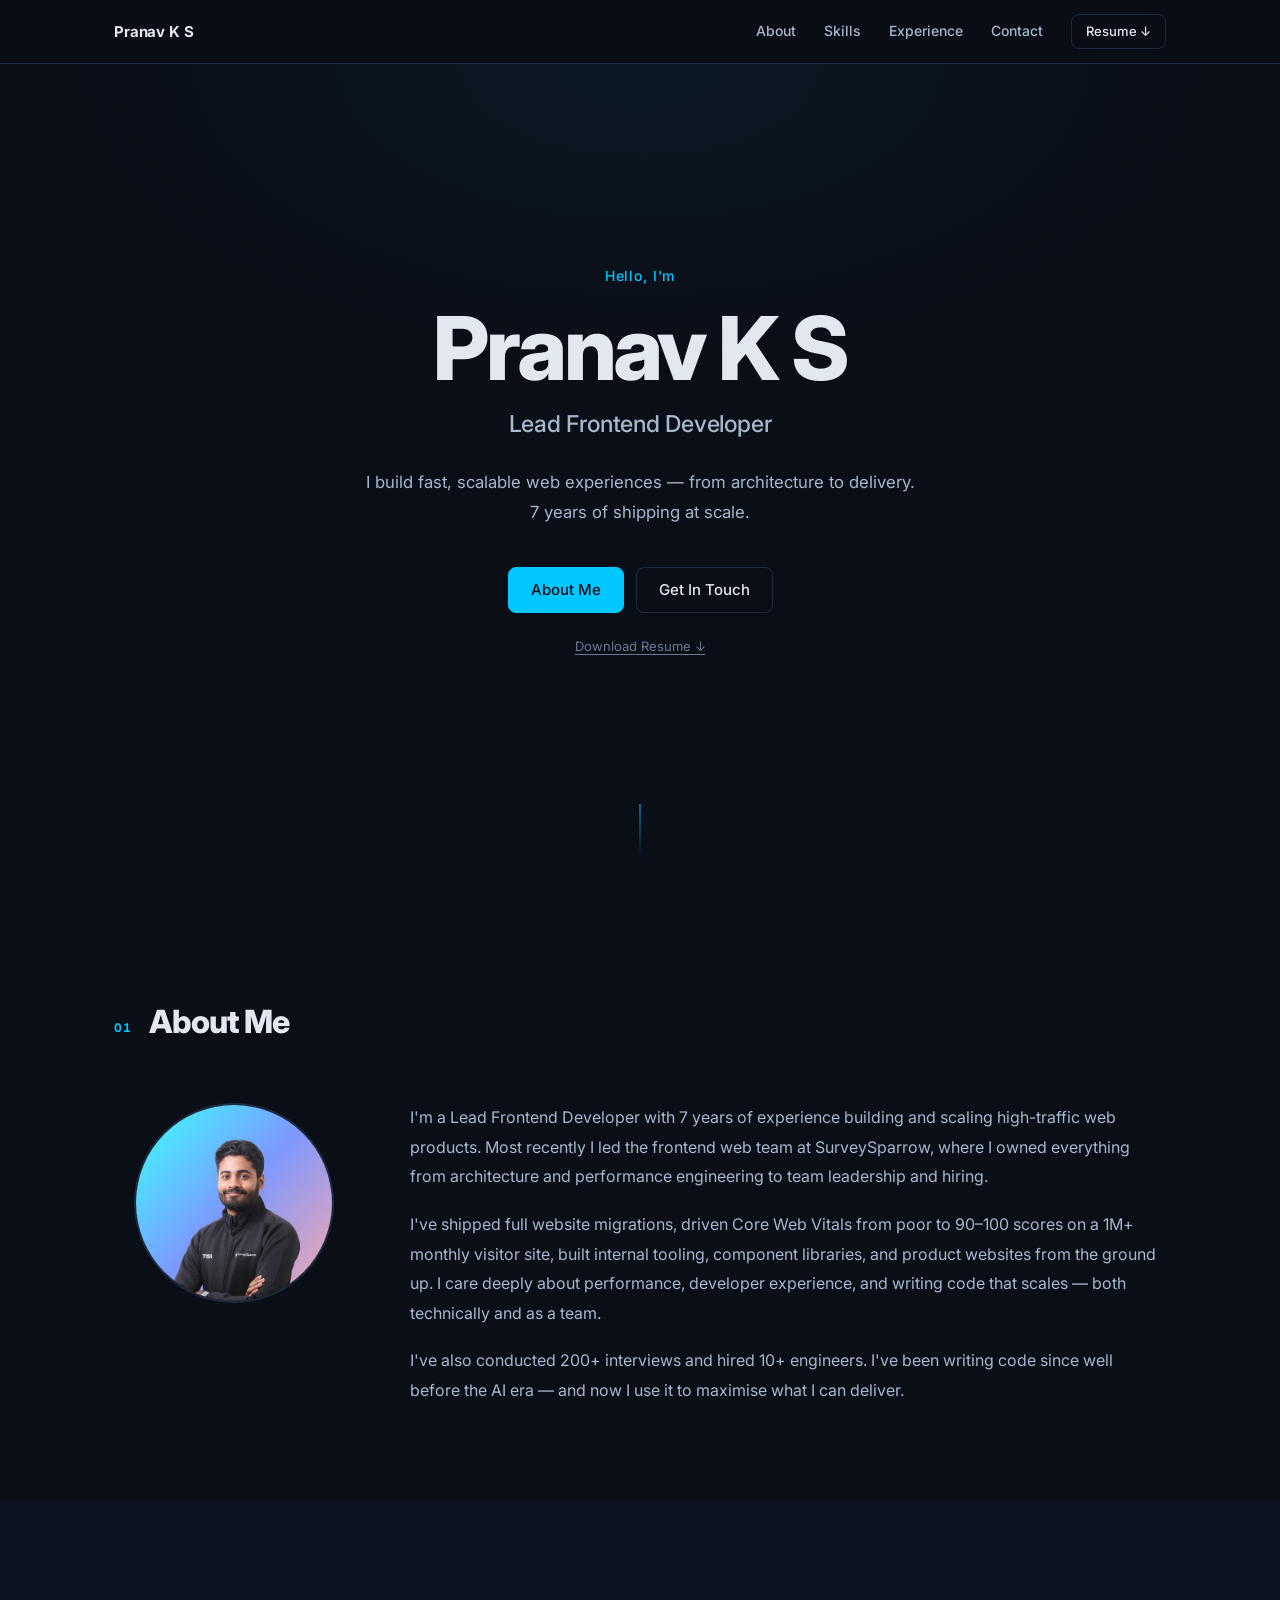
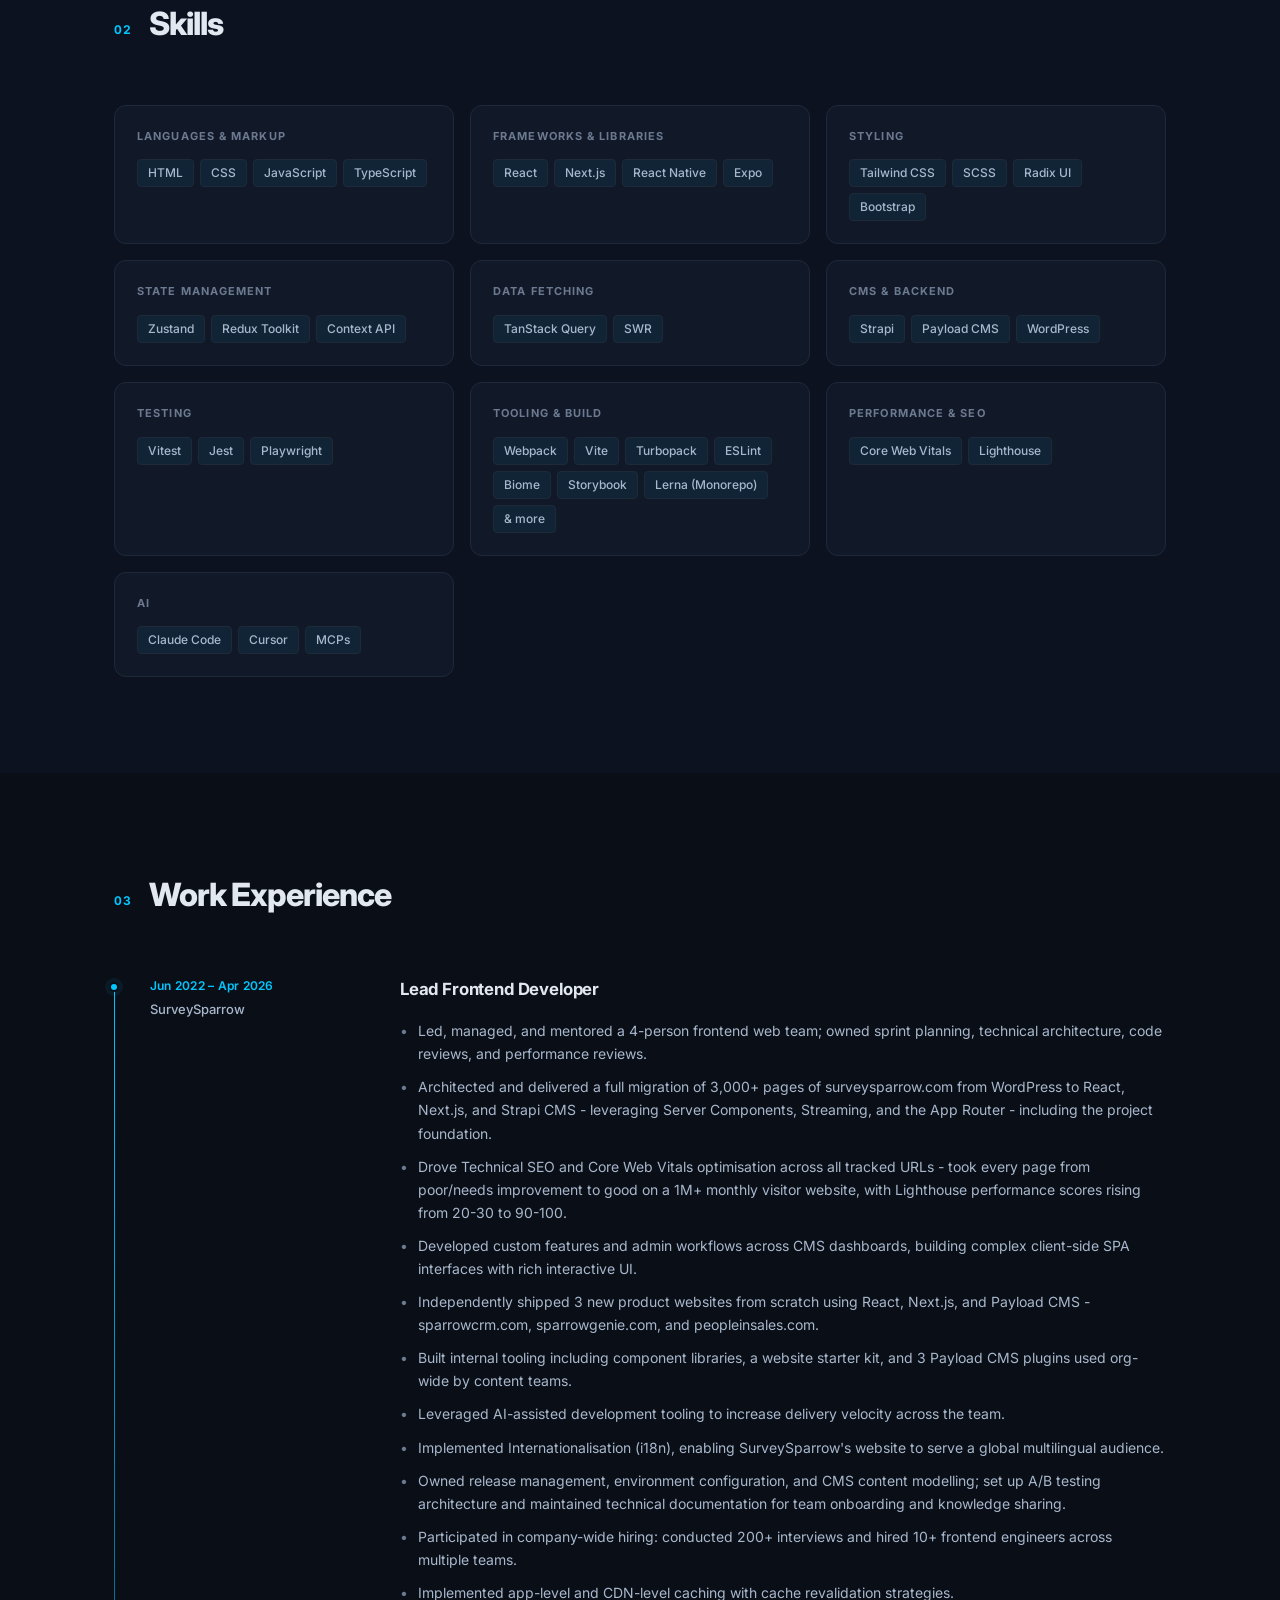
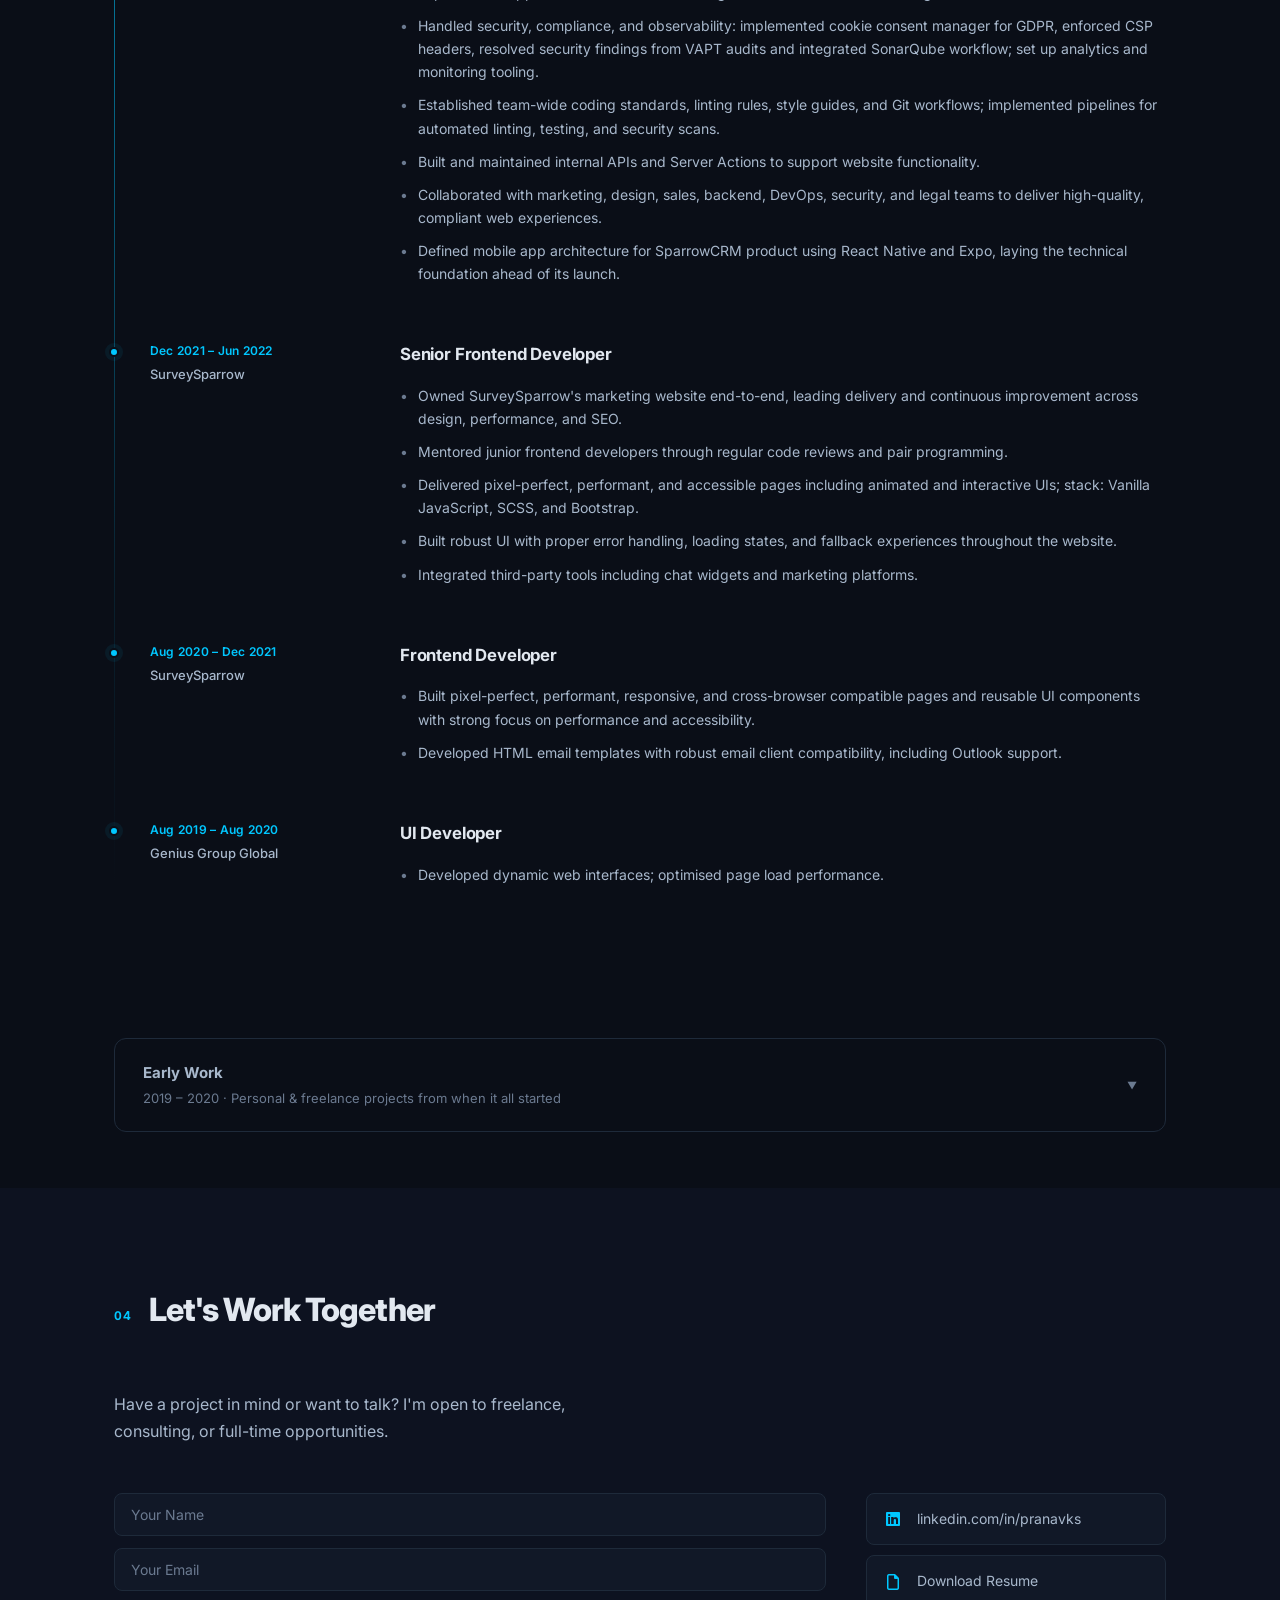
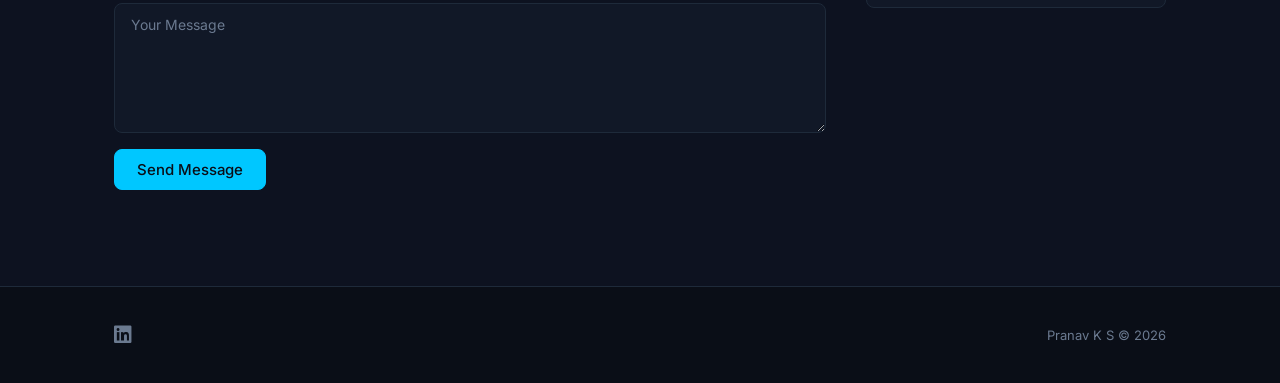
<file: index.html>
<!DOCTYPE html>
<html lang="en">
  <head>
    <meta charset="UTF-8" />
    <meta name="viewport" content="width=device-width, initial-scale=1.0" />
    <meta name="description" content="Pranav K S - Lead Frontend Developer with 7 years of experience building and scaling high-traffic web products." />
    <title>Pranav K S - Lead Frontend Developer</title>
    <link rel="preconnect" href="https://fonts.googleapis.com" />
    <link rel="preconnect" href="https://fonts.gstatic.com" crossorigin />
    <link href="https://fonts.googleapis.com/css2?family=Inter:wght@400;500;600;700;800&display=swap" rel="stylesheet" />
    <link rel="stylesheet" href="https://cdnjs.cloudflare.com/ajax/libs/font-awesome/6.4.0/css/all.min.css" />
    <link rel="stylesheet" href="style.css" />
  </head>
  <body>

    <!-- Navigation -->
    <nav class="nav" id="nav">
      <div class="nav-inner">
        <a class="nav-logo" href="#hero">Pranav K S</a>
        <input type="checkbox" id="nav-toggle" class="nav-toggle" />
        <label for="nav-toggle" class="nav-hamburger" aria-label="Toggle menu">
          <span></span><span></span><span></span>
        </label>
        <div class="nav-links">
          <a href="#about">About</a>
          <a href="#skills">Skills</a>
          <a href="#experience">Experience</a>
          <a href="#contact">Contact</a>
          <a href="Pranav KS - Resume.pdf" class="nav-resume" download>Resume ↓</a>
        </div>
      </div>
    </nav>

    <!-- Hero -->
    <section class="hero" id="hero">
      <div class="hero-content">
        <p class="hero-eyebrow">Hello, I'm</p>
        <h1 class="hero-name">Pranav K S</h1>
        <h2 class="hero-title">Lead Frontend Developer</h2>
        <p class="hero-tagline">
          I build fast, scalable web experiences — from architecture to delivery.<br />
          7 years of shipping at scale.
        </p>
        <div class="hero-actions">
          <a href="#about" class="btn btn-primary">About Me</a>
          <a href="#contact" class="btn btn-outline">Get In Touch</a>
        </div>
        <a href="Pranav KS - Resume.pdf" class="hero-resume-link" download>Download Resume ↓</a>
      </div>
      <div class="hero-scroll-indicator" aria-hidden="true">
        <span class="scroll-line"></span>
      </div>
    </section>

    <!-- About -->
    <section class="about section" id="about">
      <div class="container">
        <div class="section-header">
          <span class="section-label">01</span>
          <h2 class="section-title">About Me</h2>
        </div>
        <div class="about-grid">
          <div class="about-photo-wrap">
            <img src="images/pranav.png" alt="Pranav K S" class="about-photo" />
          </div>
          <div class="about-text">
            <p>I'm a Lead Frontend Developer with 7 years of experience building and scaling high-traffic web products. Most recently I led the frontend web team at SurveySparrow, where I owned everything from architecture and performance engineering to team leadership and hiring.</p>
            <p>I've shipped full website migrations, driven Core Web Vitals from poor to 90–100 scores on a 1M+ monthly visitor site, built internal tooling, component libraries, and product websites from the ground up. I care deeply about performance, developer experience, and writing code that scales — both technically and as a team.</p>
            <p>I've also conducted 200+ interviews and hired 10+ engineers. I've been writing code since well before the AI era — and now I use it to maximise what I can deliver.</p>
          </div>
        </div>
      </div>
    </section>

    <!-- Skills -->
    <section class="skills-section section alt-bg" id="skills">
      <div class="container">
        <div class="section-header">
          <span class="section-label">02</span>
          <h2 class="section-title">Skills</h2>
        </div>
        <div class="skills-grid">
          <div class="skill-group">
            <h3 class="skill-group-title">Languages &amp; Markup</h3>
            <div class="skill-tags">
              <span class="tag">HTML</span>
              <span class="tag">CSS</span>
              <span class="tag">JavaScript</span>
              <span class="tag">TypeScript</span>
            </div>
          </div>
          <div class="skill-group">
            <h3 class="skill-group-title">Frameworks &amp; Libraries</h3>
            <div class="skill-tags">
              <span class="tag">React</span>
              <span class="tag">Next.js</span>
              <span class="tag">React Native</span>
              <span class="tag">Expo</span>
            </div>
          </div>
          <div class="skill-group">
            <h3 class="skill-group-title">Styling</h3>
            <div class="skill-tags">
              <span class="tag">Tailwind CSS</span>
              <span class="tag">SCSS</span>
              <span class="tag">Radix UI</span>
              <span class="tag">Bootstrap</span>
            </div>
          </div>
          <div class="skill-group">
            <h3 class="skill-group-title">State Management</h3>
            <div class="skill-tags">
              <span class="tag">Zustand</span>
              <span class="tag">Redux Toolkit</span>
              <span class="tag">Context API</span>
            </div>
          </div>
          <div class="skill-group">
            <h3 class="skill-group-title">Data Fetching</h3>
            <div class="skill-tags">
              <span class="tag">TanStack Query</span>
              <span class="tag">SWR</span>
            </div>
          </div>
          <div class="skill-group">
            <h3 class="skill-group-title">CMS &amp; Backend</h3>
            <div class="skill-tags">
              <span class="tag">Strapi</span>
              <span class="tag">Payload CMS</span>
              <span class="tag">WordPress</span>
            </div>
          </div>
          <div class="skill-group">
            <h3 class="skill-group-title">Testing</h3>
            <div class="skill-tags">
              <span class="tag">Vitest</span>
              <span class="tag">Jest</span>
              <span class="tag">Playwright</span>
            </div>
          </div>
          <div class="skill-group">
            <h3 class="skill-group-title">Tooling &amp; Build</h3>
            <div class="skill-tags">
              <span class="tag">Webpack</span>
              <span class="tag">Vite</span>
              <span class="tag">Turbopack</span>
              <span class="tag">ESLint</span>
              <span class="tag">Biome</span>
              <span class="tag">Storybook</span>
              <span class="tag">Lerna (Monorepo)</span>
              <span class="tag">& more</span>
            </div>
          </div>
          <div class="skill-group">
            <h3 class="skill-group-title">Performance &amp; SEO</h3>
            <div class="skill-tags">
              <span class="tag">Core Web Vitals</span>
              <span class="tag">Lighthouse</span>
            </div>
          </div>
          <div class="skill-group">
            <h3 class="skill-group-title">AI</h3>
            <div class="skill-tags">
              <span class="tag">Claude Code</span>
              <span class="tag">Cursor</span>
              <span class="tag">MCPs</span>
            </div>
          </div>
        </div>
      </div>
    </section>

    <!-- Experience -->
    <section class="experience-section section" id="experience">
      <div class="container">
        <div class="section-header">
          <span class="section-label">03</span>
          <h2 class="section-title">Work Experience</h2>
        </div>
        <div class="timeline">

          <div class="timeline-item">
            <div class="timeline-date">
              <span class="timeline-period">Jun 2022 – Apr 2026</span>
              <span class="timeline-company">SurveySparrow</span>
            </div>
            <div class="timeline-content">
              <h3 class="timeline-role">Lead Frontend Developer</h3>
              <ul class="timeline-bullets">
                <li>Led, managed, and mentored a 4-person frontend web team; owned sprint planning, technical architecture, code reviews, and performance reviews.</li>
                <li>Architected and delivered a full migration of 3,000+ pages of surveysparrow.com from WordPress to React, Next.js, and Strapi CMS - leveraging Server Components, Streaming, and the App Router - including the project foundation.</li>
                <li>Drove Technical SEO and Core Web Vitals optimisation across all tracked URLs - took every page from poor/needs improvement to good on a 1M+ monthly visitor website, with Lighthouse performance scores rising from 20-30 to 90-100.</li>
                <li>Developed custom features and admin workflows across CMS dashboards, building complex client-side SPA interfaces with rich interactive UI.</li>
                <li>Independently shipped 3 new product websites from scratch using React, Next.js, and Payload CMS - sparrowcrm.com, sparrowgenie.com, and peopleinsales.com.</li>
                <li>Built internal tooling including component libraries, a website starter kit, and 3 Payload CMS plugins used org-wide by content teams.</li>
                <li>Leveraged AI-assisted development tooling to increase delivery velocity across the team.</li>
                <li>Implemented Internationalisation (i18n), enabling SurveySparrow's website to serve a global multilingual audience.</li>
                <li>Owned release management, environment configuration, and CMS content modelling; set up A/B testing architecture and maintained technical documentation for team onboarding and knowledge sharing.</li>
                <li>Participated in company-wide hiring: conducted 200+ interviews and hired 10+ frontend engineers across multiple teams.</li>
                <li>Implemented app-level and CDN-level caching with cache revalidation strategies.</li>
                <li>Handled security, compliance, and observability: implemented cookie consent manager for GDPR, enforced CSP headers, resolved security findings from VAPT audits and integrated SonarQube workflow; set up analytics and monitoring tooling.</li>
                <li>Established team-wide coding standards, linting rules, style guides, and Git workflows; implemented pipelines for automated linting, testing, and security scans.</li>
                <li>Built and maintained internal APIs and Server Actions to support website functionality.</li>
                <li>Collaborated with marketing, design, sales, backend, DevOps, security, and legal teams to deliver high-quality, compliant web experiences.</li>
                <li>Defined mobile app architecture for SparrowCRM product using React Native and Expo, laying the technical foundation ahead of its launch.</li>
              </ul>
            </div>
          </div>

          <div class="timeline-item">
            <div class="timeline-date">
              <span class="timeline-period">Dec 2021 – Jun 2022</span>
              <span class="timeline-company">SurveySparrow</span>
            </div>
            <div class="timeline-content">
              <h3 class="timeline-role">Senior Frontend Developer</h3>
              <ul class="timeline-bullets">
                <li>Owned SurveySparrow's marketing website end-to-end, leading delivery and continuous improvement across design, performance, and SEO.</li>
                <li>Mentored junior frontend developers through regular code reviews and pair programming.</li>
                <li>Delivered pixel-perfect, performant, and accessible pages including animated and interactive UIs; stack: Vanilla JavaScript, SCSS, and Bootstrap.</li>
                <li>Built robust UI with proper error handling, loading states, and fallback experiences throughout the website.</li>
                <li>Integrated third-party tools including chat widgets and marketing platforms.</li>
              </ul>
            </div>
          </div>

          <div class="timeline-item">
            <div class="timeline-date">
              <span class="timeline-period">Aug 2020 – Dec 2021</span>
              <span class="timeline-company">SurveySparrow</span>
            </div>
            <div class="timeline-content">
              <h3 class="timeline-role">Frontend Developer</h3>
              <ul class="timeline-bullets">
                <li>Built pixel-perfect, performant, responsive, and cross-browser compatible pages and reusable UI components with strong focus on performance and accessibility.</li>
                <li>Developed HTML email templates with robust email client compatibility, including Outlook support.</li>
              </ul>
            </div>
          </div>

          <div class="timeline-item">
            <div class="timeline-date">
              <span class="timeline-period">Aug 2019 – Aug 2020</span>
              <span class="timeline-company">Genius Group Global</span>
            </div>
            <div class="timeline-content">
              <h3 class="timeline-role">UI Developer</h3>
              <ul class="timeline-bullets">
                <li>Developed dynamic web interfaces; optimised page load performance.</li>
              </ul>
            </div>
          </div>

        </div>
      </div>
    </section>

    <!-- Archive / Early Work -->
    <section class="archive-section section" id="archive">
      <div class="container">
        <details class="archive-details">
          <summary class="archive-summary">
            <div class="archive-summary-inner">
              <span class="archive-title">Early Work</span>
              <span class="archive-subtitle">2019 – 2020 &middot; Personal &amp; freelance projects from when it all started</span>
            </div>
            <span class="archive-chevron" aria-hidden="true">▼</span>
          </summary>
          <p class="archive-note">These are projects from the beginning of my career. Building for fun was how I got here.</p>
          <div class="archive-grid">
            <div class="archive-card">
              <img src="images/videogallery-vanillajs.png" alt="Video Gallery" />
              <div class="archive-overlay">
                <p class="archive-card-title">Video Gallery</p>
                <p class="archive-card-tech">Vanilla JS</p>
                <a href="https://github.com/pranavks/videogallery-vanillajs" target="_blank" rel="noopener noreferrer" class="btn btn-xs btn-outline">View Project</a>
              </div>
            </div>
            <div class="archive-card">
              <img src="images/form-validator-vanillajs.png" alt="Form Validator" />
              <div class="archive-overlay">
                <p class="archive-card-title">Form Validator</p>
                <p class="archive-card-tech">Vanilla JS</p>
                <a href="https://github.com/pranavks/form-validator-vanillajs" target="_blank" rel="noopener noreferrer" class="btn btn-xs btn-outline">View Project</a>
              </div>
            </div>
            <div class="archive-card">
              <img src="images/3gmelife.png" alt="World Book of Records Event Website" />
              <div class="archive-overlay">
                <p class="archive-card-title">World Book of Records Event</p>
                <p class="archive-card-tech">HTML &middot; CSS</p>
                <a href="https://link.pranavks.com/3gmelife" target="_blank" rel="noopener noreferrer" class="btn btn-xs btn-outline">View Website</a>
              </div>
            </div>
            <div class="archive-card">
              <img src="images/3glife.png" alt="Business Website" />
              <div class="archive-overlay">
                <p class="archive-card-title">Business Website</p>
                <p class="archive-card-tech">HTML &middot; CSS</p>
                <a href="http://www.3glife.org/" target="_blank" rel="noopener noreferrer" class="btn btn-xs btn-outline">View Website</a>
              </div>
            </div>
            <div class="archive-card">
              <img src="images/missionganit.png" alt="IIT Madras Research Park Event" />
              <div class="archive-overlay">
                <p class="archive-card-title">IIT Madras Research Park Event</p>
                <p class="archive-card-tech">HTML &middot; CSS</p>
                <a href="https://link.pranavks.com/mission-ganit" target="_blank" rel="noopener noreferrer" class="btn btn-xs btn-outline">View Website</a>
              </div>
            </div>
            <div class="archive-card">
              <img src="images/website-template-1.png" alt="Website Template" />
              <div class="archive-overlay">
                <p class="archive-card-title">Website Template</p>
                <p class="archive-card-tech">HTML &middot; CSS &middot; Sass &middot; Bootstrap &middot; JS</p>
                <a href="https://github.com/pranavks/website-template-1" target="_blank" rel="noopener noreferrer" class="btn btn-xs btn-outline">View Project</a>
              </div>
            </div>
            <div class="archive-card">
              <img src="images/application-form.png" alt="Application Form" />
              <div class="archive-overlay">
                <p class="archive-card-title">Application Form</p>
                <p class="archive-card-tech">HTML &middot; CSS &middot; Sass &middot; Bootstrap &middot; JS</p>
                <a href="https://github.com/pranavks/application-form" target="_blank" rel="noopener noreferrer" class="btn btn-xs btn-outline">View Project</a>
              </div>
            </div>
            <div class="archive-card">
              <img src="images/student-portal.png" alt="Student Portal" />
              <div class="archive-overlay">
                <p class="archive-card-title">Student Portal</p>
                <p class="archive-card-tech">HTML &middot; CSS &middot; JS</p>
                <a href="https://github.com/pranavks/student-portal" target="_blank" rel="noopener noreferrer" class="btn btn-xs btn-outline">View Project</a>
              </div>
            </div>
            <div class="archive-card">
              <img src="images/my-portfolio.png" alt="Portfolio Website" />
              <div class="archive-overlay">
                <p class="archive-card-title">Portfolio Website</p>
                <p class="archive-card-tech">HTML &middot; CSS &middot; Bootstrap</p>
                <a href="https://github.com/pranavks/my-portfolio" target="_blank" rel="noopener noreferrer" class="btn btn-xs btn-outline">View Project</a>
              </div>
            </div>
            <div class="archive-card">
              <img src="images/blog-template.png" alt="Blog Template" />
              <div class="archive-overlay">
                <p class="archive-card-title">Blog Template</p>
                <p class="archive-card-tech">HTML &middot; CSS &middot; Bootstrap</p>
                <a href="https://github.com/pranavks/blog-template" target="_blank" rel="noopener noreferrer" class="btn btn-xs btn-outline">View Project</a>
              </div>
            </div>
            <div class="archive-card">
              <img src="images/iimts.png" alt="Educational Institution Website" />
              <div class="archive-overlay">
                <p class="archive-card-title">Educational Institution Website</p>
                <p class="archive-card-tech">HTML &middot; CSS</p>
                <a href="https://link.pranavks.com/edu-website" target="_blank" rel="noopener noreferrer" class="btn btn-xs btn-outline">View Website</a>
              </div>
            </div>
            <div class="archive-card">
              <img src="images/fb-login-ui-clone.png" alt="Facebook UI Clone" />
              <div class="archive-overlay">
                <p class="archive-card-title">Facebook UI Clone</p>
                <p class="archive-card-tech">HTML &middot; CSS</p>
                <a href="https://github.com/pranavks/fb-ui-clone" target="_blank" rel="noopener noreferrer" class="btn btn-xs btn-outline">View Project</a>
              </div>
            </div>
          </div>
        </details>
      </div>
    </section>

    <!-- Contact -->
    <section class="contact-section section alt-bg" id="contact">
      <div class="container">
        <div class="section-header">
          <span class="section-label">04</span>
          <h2 class="section-title">Let's Work Together</h2>
        </div>
        <p class="contact-intro">Have a project in mind or want to talk? I'm open to freelance, consulting, or full-time opportunities.</p>
        <div class="contact-grid">
          <form class="contact-form" method="POST" action="https://formspree.io/kspranav10@gmail.com">
            <input type="text" name="name" placeholder="Your Name" required />
            <input type="email" name="email" placeholder="Your Email" required />
            <textarea name="message" placeholder="Your Message" rows="5" required></textarea>
            <button type="submit" class="btn btn-primary">Send Message</button>
          </form>
          <div class="contact-links">
            <a href="https://www.linkedin.com/in/pranavks/" target="_blank" rel="noopener noreferrer" class="contact-link">
              <i class="fa-brands fa-linkedin"></i>
              <span>linkedin.com/in/pranavks</span>
            </a>
            <a href="Pranav KS - Resume.pdf" class="contact-link" download>
              <i class="fa-regular fa-file"></i>
              <span>Download Resume</span>
            </a>
          </div>
        </div>
      </div>
    </section>

    <!-- Footer -->
    <footer class="footer">
      <div class="footer-inner">
        <div class="footer-social">
          <a href="https://www.linkedin.com/in/pranavks/" target="_blank" rel="noopener noreferrer" aria-label="LinkedIn">
            <i class="fa-brands fa-linkedin"></i>
          </a>
        </div>
        <p class="footer-copy">Pranav K S &copy; 2026</p>
      </div>
    </footer>

  </body>
</html>
</file>
<file: style.css>
/* =====================================================
   PRANAV K S — PORTFOLIO
   Dark & Minimal, 2026
   ===================================================== */

:root {
  --bg: #0a0e17;
  --bg-alt: #0d1220;
  --bg-card: #111827;
  --bg-card-hover: #141e2e;
  --border: #1e2a3a;
  --accent: #00c7ff;
  --accent-dim: rgba(0, 199, 255, 0.07);
  --accent-glow: rgba(0, 199, 255, 0.15);
  --text: #e2e8f0;
  --text-muted: #a8b8cc;
  --text-dim: #6b7a90;
  --nav-h: 64px;
  --max-w: 1100px;
  --radius: 8px;
  --radius-lg: 12px;
  --t: 0.2s ease;
}

/* =====================================================
   RESET & BASE
   ===================================================== */
*, *::before, *::after {
  box-sizing: border-box;
  margin: 0;
  padding: 0;
}
html {
  scroll-behavior: smooth;
}
body {
  font-family: 'Inter', -apple-system, BlinkMacSystemFont, 'Segoe UI', sans-serif;
  background-color: var(--bg);
  color: var(--text);
  line-height: 1.6;
  -webkit-font-smoothing: antialiased;
}
img {
  max-width: 100%;
  display: block;
}
a {
  text-decoration: none;
  color: inherit;
}
ul {
  list-style: none;
}
section[id] {
  scroll-margin-top: var(--nav-h);
}

/* =====================================================
   UTILITIES
   ===================================================== */
.container {
  max-width: var(--max-w);
  margin: 0 auto;
  padding: 0 24px;
}
.section {
  padding: 96px 0;
}
.alt-bg {
  background-color: var(--bg-alt);
}
.section-header {
  display: flex;
  align-items: baseline;
  gap: 16px;
  margin-bottom: 56px;
}
.section-label {
  font-size: 12px;
  font-weight: 700;
  color: var(--accent);
  letter-spacing: 0.12em;
  font-variant-numeric: tabular-nums;
  position: relative;
  top: -1px;
}
.section-title {
  font-size: 2rem;
  font-weight: 800;
  color: var(--text);
  letter-spacing: -0.03em;
}

/* =====================================================
   BUTTONS
   ===================================================== */
.btn {
  display: inline-flex;
  align-items: center;
  gap: 6px;
  padding: 10px 22px;
  border-radius: var(--radius);
  font-size: 15px;
  font-weight: 500;
  cursor: pointer;
  transition: all var(--t);
  border: 1.5px solid transparent;
  white-space: nowrap;
  font-family: inherit;
}
.btn-primary {
  background-color: var(--accent);
  color: #0a0e17;
  border-color: var(--accent);
}
.btn-primary:hover {
  background-color: transparent;
  color: var(--accent);
}
.btn-outline {
  background-color: transparent;
  color: var(--text);
  border-color: var(--border);
}
.btn-outline:hover {
  border-color: var(--accent);
  color: var(--accent);
}
.btn-sm {
  padding: 7px 16px;
  font-size: 13px;
}
.btn-xs {
  padding: 5px 12px;
  font-size: 12px;
}

/* =====================================================
   TAGS
   ===================================================== */
.tag {
  display: inline-block;
  padding: 4px 10px;
  background-color: var(--accent-dim);
  color: var(--text-muted);
  border-radius: 4px;
  font-size: 12px;
  font-weight: 500;
  border: 1px solid var(--border);
  line-height: 1.5;
}
.tag.accent-tag {
  border-color: rgba(0, 199, 255, 0.3);
  color: var(--accent);
}

/* =====================================================
   NAV
   ===================================================== */
.nav {
  position: sticky;
  top: 0;
  z-index: 100;
  height: var(--nav-h);
  background-color: rgba(10, 14, 23, 0.9);
  backdrop-filter: blur(12px);
  -webkit-backdrop-filter: blur(12px);
  border-bottom: 1px solid var(--border);
}
.nav-inner {
  max-width: var(--max-w);
  margin: 0 auto;
  padding: 0 24px;
  height: 100%;
  display: flex;
  align-items: center;
  justify-content: space-between;
  gap: 24px;
}
.nav-logo {
  font-size: 15px;
  font-weight: 700;
  color: var(--text);
  letter-spacing: -0.01em;
  flex-shrink: 0;
  transition: color var(--t);
}
.nav-logo:hover {
  color: var(--accent);
}
.nav-links {
  display: flex;
  align-items: center;
  gap: 28px;
}
.nav-links a {
  font-size: 14px;
  color: var(--text-muted);
  font-weight: 500;
  transition: color var(--t);
}
.nav-links a:hover {
  color: var(--text);
}
.nav-resume {
  padding: 6px 14px !important;
  border: 1.5px solid var(--border) !important;
  border-radius: var(--radius) !important;
  color: var(--text) !important;
  font-size: 13px !important;
  transition: all var(--t) !important;
}
.nav-resume:hover {
  border-color: var(--accent) !important;
  color: var(--accent) !important;
}

/* Hamburger */
.nav-toggle {
  display: none;
}
.nav-hamburger {
  display: none;
  flex-direction: column;
  gap: 5px;
  cursor: pointer;
  padding: 4px;
}
.nav-hamburger span {
  display: block;
  width: 22px;
  height: 2px;
  background-color: var(--text);
  border-radius: 2px;
  transition: all 0.25s ease;
}

/* =====================================================
   HERO
   ===================================================== */
.hero {
  min-height: calc(100vh - var(--nav-h));
  display: flex;
  flex-direction: column;
  align-items: center;
  justify-content: center;
  text-align: center;
  padding: 80px 24px 120px;
  position: relative;
  overflow: hidden;
}
.hero::before {
  content: '';
  position: absolute;
  inset: 0;
  background: radial-gradient(ellipse 70% 55% at 50% 0%, rgba(0, 199, 255, 0.06) 0%, transparent 65%);
  pointer-events: none;
}
.hero-content {
  position: relative;
  z-index: 1;
  max-width: 680px;
}
.hero-eyebrow {
  font-size: 14px;
  color: var(--accent);
  font-weight: 500;
  letter-spacing: 0.06em;
  margin-bottom: 16px;
}
.hero-name {
  font-size: clamp(3rem, 9vw, 5.5rem);
  font-weight: 800;
  color: var(--text);
  letter-spacing: -0.04em;
  line-height: 1;
  margin-bottom: 14px;
}
.hero-title {
  font-size: clamp(1.1rem, 3vw, 1.45rem);
  font-weight: 500;
  color: var(--text-muted);
  letter-spacing: -0.01em;
  margin-bottom: 24px;
}
.hero-tagline {
  font-size: clamp(0.95rem, 2vw, 1.05rem);
  color: var(--text-muted);
  line-height: 1.8;
  margin-bottom: 40px;
}
.hero-actions {
  display: flex;
  align-items: center;
  justify-content: center;
  gap: 12px;
  flex-wrap: wrap;
  margin-bottom: 20px;
}
.hero-resume-link {
  font-size: 13px;
  color: var(--text-dim);
  transition: color var(--t);
  text-decoration: underline;
  text-underline-offset: 3px;
}
.hero-resume-link:hover {
  color: var(--accent);
}
.hero-scroll-indicator {
  position: absolute;
  bottom: 40px;
  left: 50%;
  transform: translateX(-50%);
}
.scroll-line {
  display: block;
  width: 1px;
  height: 56px;
  background: linear-gradient(to bottom, var(--accent), transparent);
  animation: scrollPulse 2s ease-in-out infinite;
}
@keyframes scrollPulse {
  0%, 100% { opacity: 0.25; }
  50% { opacity: 1; }
}

/* =====================================================
   ABOUT
   ===================================================== */
.about-grid {
  display: grid;
  grid-template-columns: 240px 1fr;
  gap: 56px;
  align-items: start;
}
.about-photo {
  width: 200px;
  height: 200px;
  border-radius: 50%;
  object-fit: cover;
  border: 2px solid var(--border);
  margin: 0 auto;
}
.about-text p {
  color: var(--text-muted);
  line-height: 1.85;
  margin-bottom: 18px;
  font-size: 1rem;
}
.about-text p:last-child {
  margin-bottom: 0;
}


/* =====================================================
   SKILLS
   ===================================================== */
.skills-grid {
  display: grid;
  grid-template-columns: repeat(auto-fit, minmax(280px, 1fr));
  gap: 16px;
}
.skill-group {
  background-color: var(--bg-card);
  border: 1px solid var(--border);
  border-radius: var(--radius-lg);
  padding: 22px;
  transition: border-color var(--t);
}
.skill-group:hover {
  border-color: rgba(0, 199, 255, 0.25);
}
.skill-group-title {
  font-size: 11px;
  font-weight: 700;
  color: var(--text-dim);
  text-transform: uppercase;
  letter-spacing: 0.1em;
  margin-bottom: 14px;
}
.skill-tags {
  display: flex;
  flex-wrap: wrap;
  gap: 6px;
}

/* =====================================================
   EXPERIENCE — TIMELINE
   ===================================================== */
.timeline {
  position: relative;
  padding-left: 36px;
}
.timeline::before {
  content: '';
  position: absolute;
  left: 0;
  top: 8px;
  bottom: 0;
  width: 1px;
  background: linear-gradient(to bottom, var(--accent) 0%, rgba(0, 199, 255, 0.1) 80%, transparent 100%);
}
.timeline-item {
  position: relative;
  display: grid;
  grid-template-columns: 210px 1fr;
  gap: 40px;
  padding-bottom: 56px;
}
.timeline-item::before {
  content: '';
  position: absolute;
  left: -41px;
  top: 6px;
  width: 10px;
  height: 10px;
  border-radius: 50%;
  background-color: var(--accent);
  border: 2px solid var(--bg);
  box-shadow: 0 0 0 4px var(--accent-dim);
}
.timeline-item:last-child {
  padding-bottom: 0;
}
.timeline-period {
  display: block;
  font-size: 12px;
  color: var(--accent);
  font-weight: 600;
  margin-bottom: 4px;
  letter-spacing: 0.02em;
}
.timeline-company {
  display: block;
  font-size: 13px;
  color: var(--text-muted);
  font-weight: 500;
}
.timeline-role {
  font-size: 1.05rem;
  font-weight: 700;
  color: var(--text);
  margin-bottom: 16px;
  letter-spacing: -0.01em;
}
.timeline-bullets {
  display: flex;
  flex-direction: column;
  gap: 10px;
}
.timeline-bullets li {
  font-size: 14px;
  color: var(--text-muted);
  line-height: 1.65;
  padding-left: 18px;
  position: relative;
}
.timeline-bullets li::before {
  content: '•';
  position: absolute;
  left: 0;
  color: var(--text-dim);
}


/* =====================================================
   ARCHIVE
   ===================================================== */
.archive-section {
  padding: 56px 0;
}
.archive-details {
  border: 1px solid var(--border);
  border-radius: var(--radius-lg);
  overflow: hidden;
}
.archive-summary {
  display: flex;
  align-items: center;
  justify-content: space-between;
  padding: 22px 28px;
  cursor: pointer;
  list-style: none;
  user-select: none;
  gap: 16px;
  transition: background-color var(--t);
}
.archive-summary::-webkit-details-marker {
  display: none;
}
.archive-summary:hover {
  background-color: var(--accent-dim);
}
.archive-summary-inner {
  display: flex;
  flex-direction: column;
  gap: 3px;
}
.archive-title {
  font-size: 15px;
  font-weight: 700;
  color: var(--text-muted);
}
.archive-subtitle {
  font-size: 13px;
  color: var(--text-dim);
}
.archive-chevron {
  font-size: 10px;
  color: var(--text-dim);
  transition: transform 0.25s ease;
  flex-shrink: 0;
}
details[open] .archive-chevron {
  transform: rotate(180deg);
}
.archive-note {
  margin: 0 28px 0;
  padding: 16px 0 16px;
  border-top: 1px solid var(--border);
  font-size: 13px;
  color: var(--text-dim);
  font-style: italic;
  line-height: 1.6;
}
.archive-grid {
  display: grid;
  grid-template-columns: repeat(auto-fill, minmax(220px, 1fr));
  gap: 12px;
  padding: 16px 28px 28px;
}
.archive-card {
  position: relative;
  border-radius: var(--radius);
  overflow: hidden;
  aspect-ratio: 16 / 10;
  border: 1px solid var(--border);
}
.archive-card img {
  width: 100%;
  height: 100%;
  object-fit: cover;
  filter: grayscale(40%) brightness(0.65);
  transition: filter var(--t);
}
.archive-card:hover img {
  filter: grayscale(0%) brightness(0.45);
}
.archive-overlay {
  position: absolute;
  inset: 0;
  display: flex;
  flex-direction: column;
  align-items: center;
  justify-content: center;
  gap: 6px;
  padding: 12px;
  opacity: 0;
  transition: opacity var(--t);
  background-color: rgba(10, 14, 23, 0.88);
}
.archive-card:hover .archive-overlay {
  opacity: 1;
}
.archive-card-title {
  font-size: 13px;
  font-weight: 600;
  color: var(--text);
  text-align: center;
  line-height: 1.4;
}
.archive-card-tech {
  font-size: 11px;
  color: var(--text-muted);
  text-align: center;
  margin-bottom: 4px;
}

/* =====================================================
   CONTACT
   ===================================================== */
.contact-intro {
  font-size: 1rem;
  color: var(--text-muted);
  margin-bottom: 48px;
  max-width: 480px;
  line-height: 1.7;
}
.contact-grid {
  display: grid;
  grid-template-columns: 1fr 300px;
  gap: 40px;
  align-items: start;
}
.contact-form {
  display: flex;
  flex-direction: column;
  gap: 12px;
}
.contact-form input,
.contact-form textarea {
  background-color: var(--bg-card);
  border: 1px solid var(--border);
  border-radius: var(--radius);
  color: var(--text);
  padding: 12px 16px;
  font-size: 14px;
  font-family: inherit;
  width: 100%;
  outline: none;
  transition: border-color var(--t);
}
.contact-form input::placeholder,
.contact-form textarea::placeholder {
  color: var(--text-dim);
}
.contact-form input:focus,
.contact-form textarea:focus {
  border-color: var(--accent);
}
.contact-form textarea {
  resize: vertical;
  min-height: 130px;
}
.contact-form .btn {
  align-self: flex-start;
  margin-top: 4px;
}
.contact-links {
  display: flex;
  flex-direction: column;
  gap: 10px;
}
.contact-link {
  display: flex;
  align-items: center;
  gap: 14px;
  padding: 14px 16px;
  background-color: var(--bg-card);
  border: 1px solid var(--border);
  border-radius: var(--radius);
  color: var(--text-muted);
  font-size: 14px;
  transition: all var(--t);
  overflow: hidden;
}
.contact-link:hover {
  border-color: var(--accent);
  color: var(--text);
}
.contact-link i {
  color: var(--accent);
  font-size: 16px;
  width: 20px;
  text-align: center;
  flex-shrink: 0;
}
.contact-link span {
  overflow: hidden;
  text-overflow: ellipsis;
  white-space: nowrap;
}

/* =====================================================
   FOOTER
   ===================================================== */
.footer {
  border-top: 1px solid var(--border);
  padding: 32px 0;
  background-color: var(--bg);
}
.footer-inner {
  max-width: var(--max-w);
  margin: 0 auto;
  padding: 0 24px;
  display: flex;
  align-items: center;
  justify-content: space-between;
}
.footer-social {
  display: flex;
  gap: 20px;
}
.footer-social a {
  font-size: 20px;
  color: var(--text-dim);
  transition: color var(--t);
}
.footer-social a:hover {
  color: var(--accent);
}
.footer-copy {
  font-size: 13px;
  color: var(--text-dim);
}

/* =====================================================
   RESPONSIVE — TABLET
   ===================================================== */
@media (max-width: 900px) {
  .about-grid {
    grid-template-columns: 1fr;
    gap: 32px;
    text-align: center;
  }
  .about-photo {
    width: 160px;
    height: 160px;
  }
  .timeline-item {
    grid-template-columns: 1fr;
    gap: 8px;
  }
  .timeline-item::before {
    left: -41px;
  }
  .contact-grid {
    grid-template-columns: 1fr;
  }
  .contact-links {
    flex-direction: row;
    flex-wrap: wrap;
  }
  .contact-link {
    flex: 1;
    min-width: 180px;
  }
}

/* =====================================================
   RESPONSIVE — MOBILE
   ===================================================== */
@media (max-width: 640px) {
  .section {
    padding: 64px 0;
  }
  .section-title {
    font-size: 1.6rem;
  }

  /* Mobile nav */
  .nav-hamburger {
    display: flex;
  }
  .nav-links {
    display: none;
    position: fixed;
    top: var(--nav-h);
    left: 0;
    right: 0;
    flex-direction: column;
    align-items: flex-start;
    background-color: var(--bg);
    border-bottom: 1px solid var(--border);
    padding: 16px 24px 24px;
    gap: 16px;
  }
  .nav-toggle:checked ~ .nav-links {
    display: flex;
  }
  .nav-toggle:checked ~ .nav-hamburger span:nth-child(1) {
    transform: rotate(45deg) translate(5px, 5px);
  }
  .nav-toggle:checked ~ .nav-hamburger span:nth-child(2) {
    opacity: 0;
  }
  .nav-toggle:checked ~ .nav-hamburger span:nth-child(3) {
    transform: rotate(-45deg) translate(5px, -5px);
  }
  .nav-resume {
    border: none !important;
    padding: 0 !important;
  }

  /* Hero */
  .hero {
    padding: 56px 24px 100px;
  }
  .hero-actions {
    flex-direction: column;
    align-items: center;
  }
  .hero-actions .btn {
    width: 100%;
    max-width: 280px;
    justify-content: center;
  }

  /* Skills */
  .skills-grid {
    grid-template-columns: 1fr;
  }

  /* Timeline */
  .timeline {
    padding-left: 24px;
  }
  .timeline-item::before {
    left: -29px;
  }

  /* Archive */
  .archive-grid {
    grid-template-columns: repeat(2, 1fr);
    padding: 12px 16px 20px;
  }
  .archive-summary {
    padding: 18px 16px;
  }
  .archive-note {
    margin: 0 16px;
  }

  /* Contact */
  .contact-links {
    flex-direction: column;
  }

  /* Footer */
  .footer-inner {
    flex-direction: column;
    gap: 16px;
    text-align: center;
  }
}

/* =====================================================
   RESPONSIVE — SMALL MOBILE
   ===================================================== */
@media (max-width: 380px) {
  .archive-grid {
    grid-template-columns: 1fr;
  }
}
</file>
